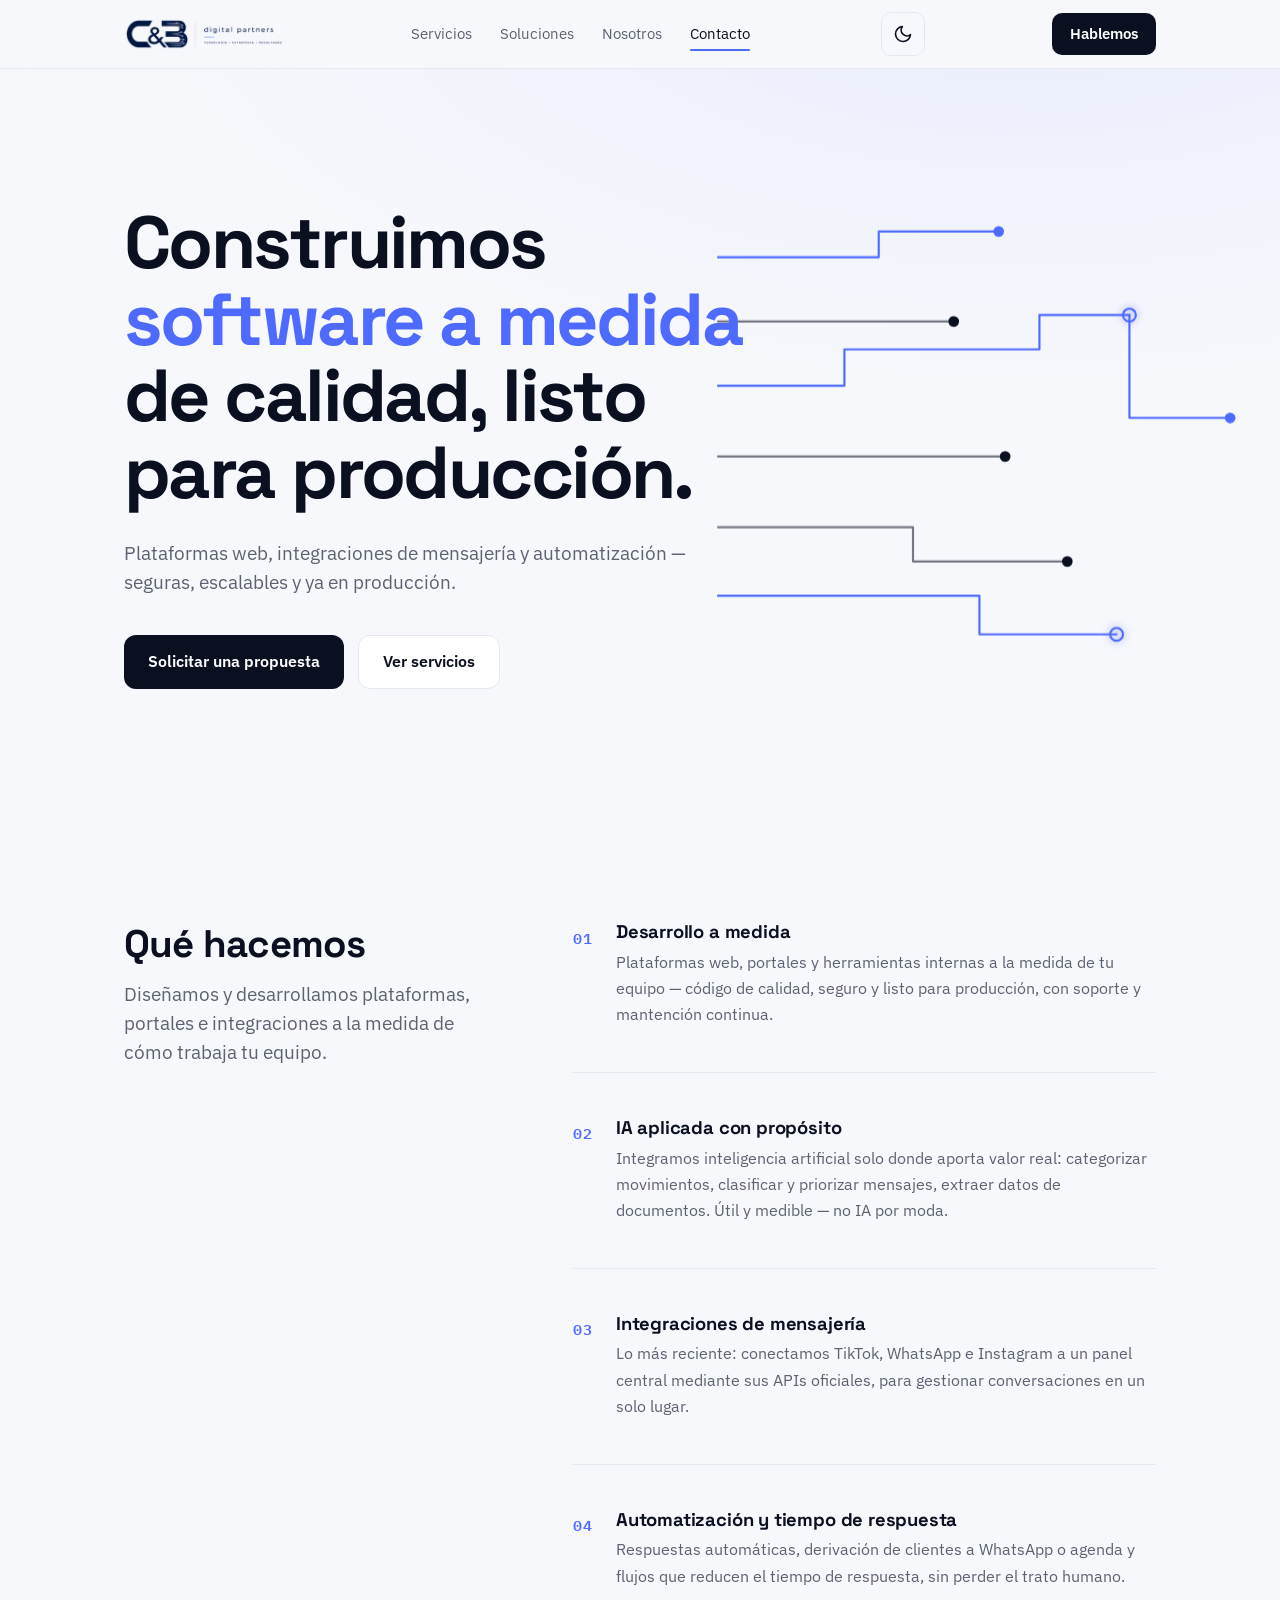
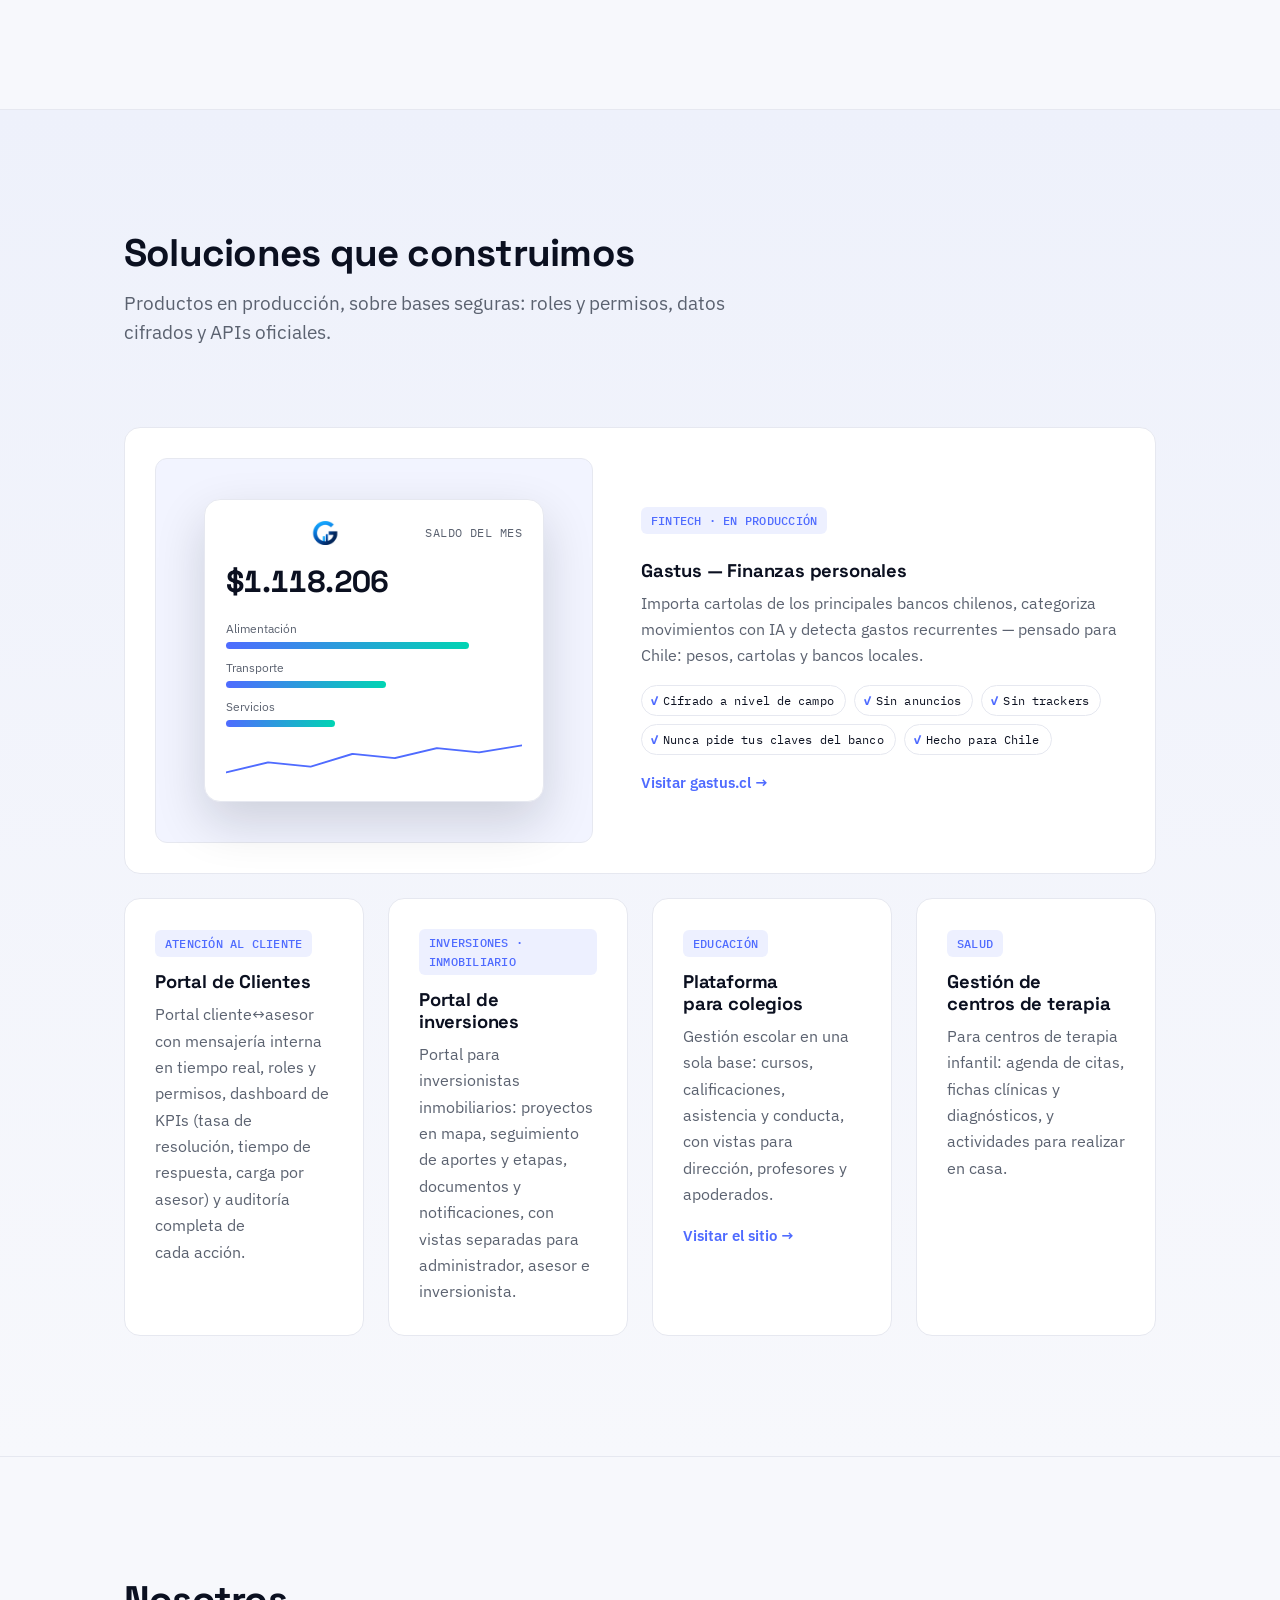
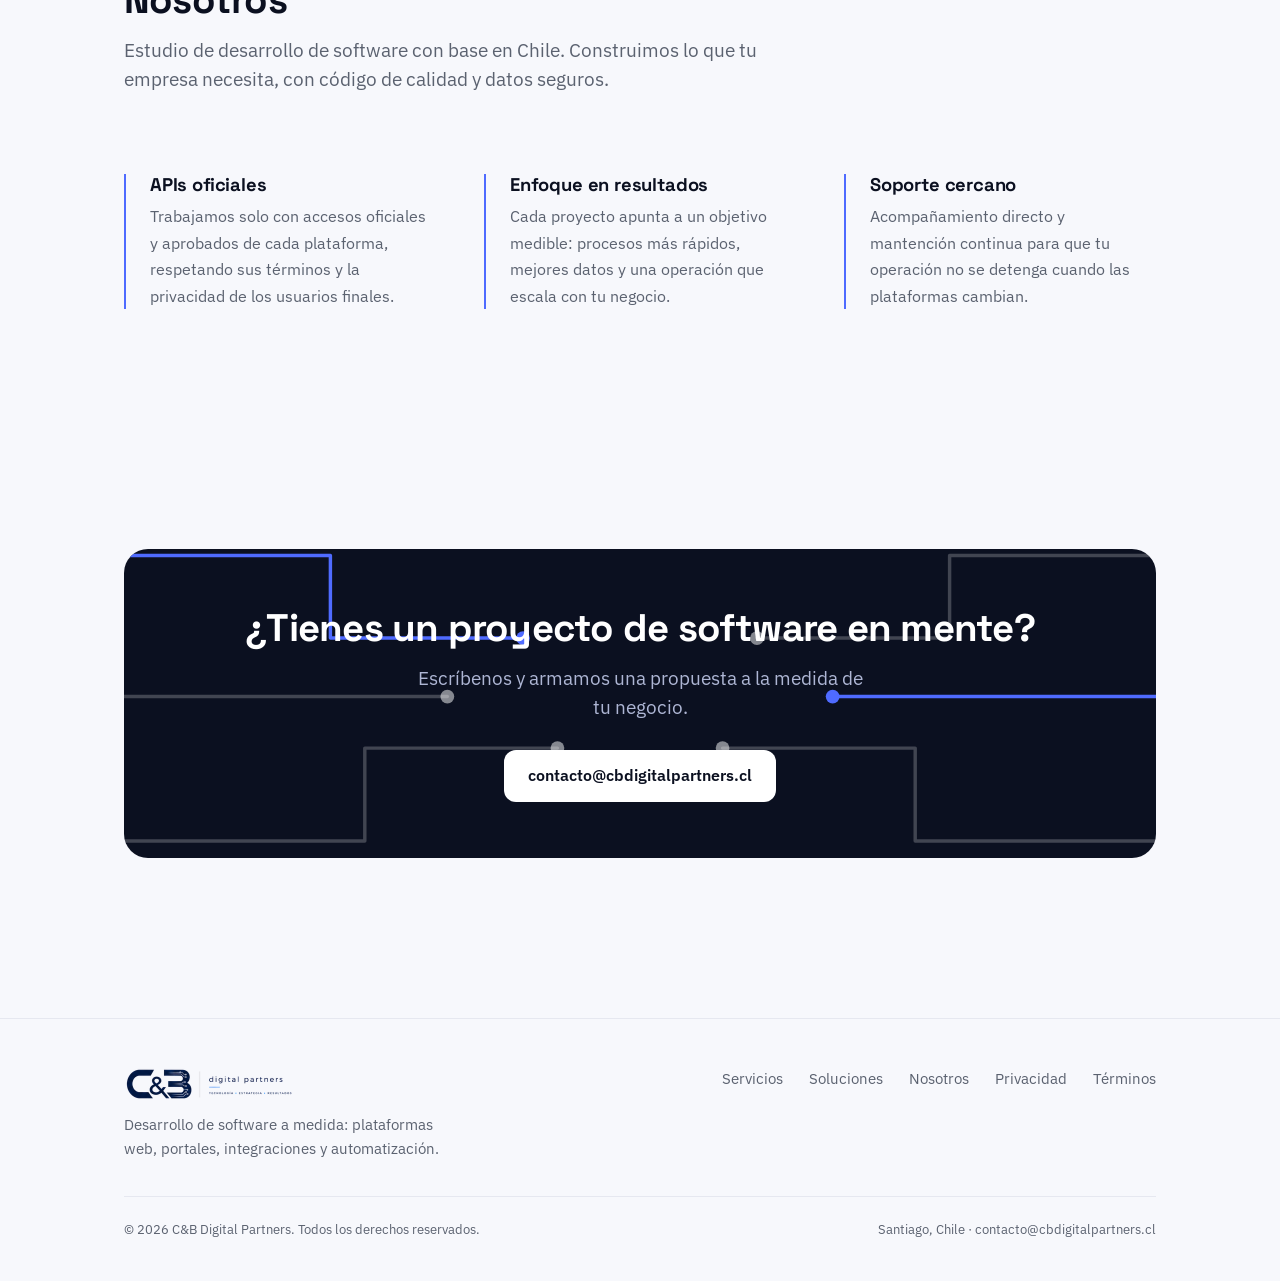
<file: index.html>
<!DOCTYPE html>
<html lang="es">
<head>
  <meta charset="UTF-8" />
  <meta name="viewport" content="width=device-width, initial-scale=1.0" />
  <meta name="theme-color" media="(prefers-color-scheme: light)" content="#f7f8fc" />
  <meta name="theme-color" media="(prefers-color-scheme: dark)" content="#0a0e1a" />
  <title>C&amp;B Digital Partners — Desarrollo de software a medida</title>
  <meta name="description" content="Estudio de desarrollo de software en Chile. Construimos plataformas web, portales, software financiero e integraciones a medida — de calidad, seguras y listas para producción." />
  <meta property="og:type" content="website" />
  <meta property="og:url" content="https://www.cbdigitalpartners.cl/" />
  <meta property="og:title" content="C&amp;B Digital Partners — Desarrollo de software a medida" />
  <meta property="og:description" content="Estudio de desarrollo en Chile. Plataformas web, portales, software financiero e integraciones a medida — de calidad, seguras y listas para producción." />
  <meta name="twitter:card" content="summary_large_image" />
  <meta name="twitter:title" content="C&amp;B Digital Partners — Desarrollo de software a medida" />
  <meta name="twitter:description" content="Plataformas web, portales, software financiero e integraciones a medida — de calidad, seguras y listas para producción." />
  <link rel="icon" href="assets/favicon.ico" sizes="any" />
  <meta property="og:image" content="https://www.cbdigitalpartners.cl/assets/og-banner.png" />
  <meta property="og:image:width" content="1200" />
  <meta property="og:image:height" content="630" />
  <meta name="twitter:image" content="https://www.cbdigitalpartners.cl/assets/og-banner.png" />
  <link rel="preconnect" href="https://fonts.googleapis.com" />
  <link rel="preconnect" href="https://fonts.gstatic.com" crossorigin />
  <link href="https://fonts.googleapis.com/css2?family=IBM+Plex+Mono:wght@500;600&family=IBM+Plex+Sans:wght@400;600&family=Space+Grotesk:wght@700&display=swap" rel="stylesheet" />
  <script>(function(){try{var t=localStorage.getItem('cb-theme');if(t==='dark')document.documentElement.classList.add('theme-dark');else if(t==='light')document.documentElement.classList.add('theme-light');}catch(e){}})();</script>
  <link rel="stylesheet" href="styles.css" />
</head>
<body>
  <a href="#main" class="skip-link">Saltar al contenido</a>
  <div class="scroll-progress" aria-hidden="true"></div>
  <header>
    <div class="wrap nav">
      <a href="index.html" class="brand" aria-label="C&amp;B Digital Partners">
        <img src="assets/logo-clean.png" alt="C&amp;B Digital Partners" width="160" height="32" />
      </a>
      <nav class="nav-links" aria-label="Navegación principal">
        <a href="#servicios">Servicios</a>
        <a href="#soluciones">Soluciones</a>
        <a href="#nosotros">Nosotros</a>
        <a href="#contacto">Contacto</a>
      </nav>
      <button type="button" class="theme-toggle" aria-label="Cambiar tema claro u oscuro" title="Cambiar tema">
        <svg class="icon-moon" viewBox="0 0 24 24" fill="none" stroke="currentColor" stroke-width="2" stroke-linecap="round" stroke-linejoin="round" aria-hidden="true"><path d="M21 12.8A9 9 0 1 1 11.2 3a7 7 0 0 0 9.8 9.8z"/></svg>
        <svg class="icon-sun" viewBox="0 0 24 24" fill="none" stroke="currentColor" stroke-width="2" stroke-linecap="round" stroke-linejoin="round" aria-hidden="true"><circle cx="12" cy="12" r="4"/><path d="M12 2v2M12 20v2M4.9 4.9l1.4 1.4M17.7 17.7l1.4 1.4M2 12h2M20 12h2M4.9 19.1l1.4-1.4M17.7 6.3l1.4-1.4"/></svg>
      </button>
      <a href="#contacto" class="nav-cta">Hablemos</a>
    </div>
  </header>

  <main id="main">
    <section class="hero">
      <div class="hero-deco" aria-hidden="true">
        <svg viewBox="0 0 560 460" fill="none" xmlns="http://www.w3.org/2000/svg">
          <g class="traces" stroke-width="2" stroke-linecap="round" stroke-linejoin="round">
            <path d="M0 64 H150 V40 H262" stroke="var(--accent)" />
            <path d="M0 124 H220" stroke="var(--ink)" opacity="0.55" />
            <path d="M0 184 H118 V150 H300 V118 H384" stroke="var(--accent)" />
            <path d="M0 250 H268" stroke="var(--ink)" opacity="0.55" />
            <path d="M384 118 V214 H478" stroke="var(--accent)" />
            <path d="M0 316 H182 V348 H326" stroke="var(--ink)" opacity="0.55" />
            <path d="M0 380 H244 V416 H372" stroke="var(--accent)" />
          </g>
          <g class="nodes">
            <circle cx="262" cy="40" r="5" fill="var(--accent)" />
            <circle cx="220" cy="124" r="5" fill="var(--ink)" />
            <circle cx="384" cy="118" r="6" fill="none" stroke="var(--accent)" stroke-width="2" />
            <circle cx="268" cy="250" r="5" fill="var(--ink)" />
            <circle cx="478" cy="214" r="5" fill="var(--accent)" />
            <circle cx="326" cy="348" r="5" fill="var(--ink)" />
            <circle cx="372" cy="416" r="6" fill="none" stroke="var(--accent)" stroke-width="2" />
          </g>
          <g class="pulses">
            <circle class="pulse" r="3.5" fill="var(--accent)" style="offset-path: path('M0 64 H150 V40 H262')" />
            <circle class="pulse" r="3.5" fill="var(--accent)" style="offset-path: path('M0 184 H118 V150 H300 V118 H384')" />
            <circle class="pulse" r="3.5" fill="var(--accent)" style="offset-path: path('M384 118 V214 H478')" />
            <circle class="pulse" r="3.5" fill="var(--accent)" style="offset-path: path('M0 250 H268')" />
            <circle class="pulse" r="3.5" fill="var(--accent)" style="offset-path: path('M0 380 H244 V416 H372')" />
          </g>
        </svg>
      </div>
      <div class="wrap hero-content">
        <h1>Construimos <span>software a medida</span> de calidad, listo para producción.</h1>
        <p class="lead">Plataformas web, integraciones de mensajería y automatización — seguras, escalables y ya en producción.</p>
        <div class="hero-actions">
          <a href="#contacto" class="btn btn-primary">Solicitar una propuesta</a>
          <a href="#servicios" class="btn btn-ghost">Ver servicios</a>
        </div>
      </div>
    </section>

    <section class="block" id="servicios">
      <div class="wrap split">
        <div class="split-head">
          <h2>Qué hacemos</h2>
          <p>Diseñamos y desarrollamos plataformas, portales e integraciones a la medida de cómo trabaja tu equipo.</p>
        </div>
        <ol class="features">
          <li class="feature">
            <span class="feature-num">01</span>
            <div class="feature-body">
              <h3>Desarrollo a medida</h3>
              <p>Plataformas web, portales y herramientas internas a la medida de tu equipo — código de calidad, seguro y listo para producción, con soporte y mantención continua.</p>
            </div>
          </li>
          <li class="feature">
            <span class="feature-num">02</span>
            <div class="feature-body">
              <h3>IA aplicada con propósito</h3>
              <p>Integramos inteligencia artificial solo donde aporta valor real: categorizar movimientos, clasificar y priorizar mensajes, extraer datos de documentos. Útil y medible — no IA por moda.</p>
            </div>
          </li>
          <li class="feature">
            <span class="feature-num">03</span>
            <div class="feature-body">
              <h3>Integraciones de mensajería</h3>
              <p>Lo más reciente: conectamos TikTok, WhatsApp e Instagram a un panel central mediante sus APIs oficiales, para gestionar conversaciones en un solo lugar.</p>
            </div>
          </li>
          <li class="feature">
            <span class="feature-num">04</span>
            <div class="feature-body">
              <h3>Automatización y tiempo de respuesta</h3>
              <p>Respuestas automáticas, derivación de clientes a WhatsApp o agenda y flujos que reducen el tiempo de respuesta, sin perder el trato humano.</p>
            </div>
          </li>
        </ol>
      </div>
    </section>

    <section class="block alt" id="soluciones">
      <div class="wrap">
        <div class="section-head">
          <h2>Soluciones que construimos</h2>
          <p>Productos en producción, sobre bases seguras: roles y permisos, datos cifrados y APIs oficiales.</p>
        </div>
        <div class="solutions">
          <article class="card sol-feature">
            <div class="sol-feature-media">
              <div class="gastus-mock" aria-hidden="true">
                <div class="gm-head">
                  <picture>
                    <source srcset="assets/gastus-logo.webp" type="image/webp" />
                    <img src="assets/gastus-logo.png" alt="" class="gm-logo" width="560" height="476" loading="lazy" decoding="async" />
                  </picture>
                  <span class="gm-chip">Saldo del mes</span>
                </div>
                <div class="gm-balance" data-value="1247500">$1.247.500</div>
                <ul class="gm-bars">
                  <li class="gm-bar"><span>Alimentación</span><i style="--w: 82%"></i></li>
                  <li class="gm-bar"><span>Transporte</span><i style="--w: 54%"></i></li>
                  <li class="gm-bar"><span>Servicios</span><i style="--w: 37%"></i></li>
                </ul>
                <svg class="gm-spark" viewBox="0 0 260 56" fill="none" preserveAspectRatio="none" aria-hidden="true">
                  <path d="M0 44 L37 30 L74 36 L111 18 L148 24 L185 10 L222 16 L260 6" stroke="var(--accent)" stroke-width="2.5" stroke-linecap="round" stroke-linejoin="round" />
                </svg>
              </div>
            </div>
            <div class="sol-feature-body">
              <span class="tag">Fintech · En producción</span>
              <h3>Gastus — Finanzas personales</h3>
              <p>Importa cartolas de los principales bancos chilenos, categoriza movimientos con IA y detecta gastos recurrentes — pensado para Chile: pesos, cartolas y bancos locales.</p>
              <ul class="feat-pills">
                <li>Cifrado a nivel de campo</li>
                <li>Sin anuncios</li>
                <li>Sin trackers</li>
                <li>Nunca pide tus claves del banco</li>
                <li>Hecho para Chile</li>
              </ul>
              <a href="https://gastus.cl" target="_blank" rel="noopener noreferrer" class="card-link" aria-label="Visitar gastus.cl (abre en una pestaña nueva)">Visitar gastus.cl →</a>
            </div>
          </article>
          <div class="sol-grid">
            <article class="card">
              <span class="tag">Atención al cliente</span>
              <h3>Portal de Clientes</h3>
              <p>Portal cliente↔asesor con mensajería interna en tiempo real, roles y permisos, dashboard de KPIs (tasa de resolución, tiempo de respuesta, carga por asesor) y auditoría completa de cada acción.</p>
            </article>
            <article class="card">
              <span class="tag">Inversiones · Inmobiliario</span>
              <h3>Portal de inversiones</h3>
              <p>Portal para inversionistas inmobiliarios: proyectos en mapa, seguimiento de aportes y etapas, documentos y notificaciones, con vistas separadas para administrador, asesor e inversionista.</p>
            </article>
            <article class="card">
              <span class="tag">Educación</span>
              <h3>Plataforma para colegios</h3>
              <p>Gestión escolar en una sola base: cursos, calificaciones, asistencia y conducta, con vistas para dirección, profesores y apoderados.</p>
              <a href="https://colegia.colegiocontempora.com/" target="_blank" rel="noopener noreferrer" class="card-link" aria-label="Visitar el sitio de la plataforma escolar (abre en una pestaña nueva)">Visitar el sitio →</a>
            </article>
            <article class="card">
              <span class="tag">Salud</span>
              <h3>Gestión de centros de terapia</h3>
              <p>Para centros de terapia infantil: agenda de citas, fichas clínicas y diagnósticos, y actividades para realizar en casa.</p>
            </article>
          </div>
        </div>
      </div>
    </section>

    <section class="block" id="nosotros">
      <div class="wrap">
        <div class="section-head">
          <h2>Nosotros</h2>
          <p>Estudio de desarrollo de software con base en Chile. Construimos lo que tu empresa necesita, con código de calidad y datos seguros.</p>
        </div>
        <div class="trust">
          <div class="trust-item">
            <h3>APIs oficiales</h3>
            <p>Trabajamos solo con accesos oficiales y aprobados de cada plataforma, respetando sus términos y la privacidad de los usuarios finales.</p>
          </div>
          <div class="trust-item">
            <h3>Enfoque en resultados</h3>
            <p>Cada proyecto apunta a un objetivo medible: procesos más rápidos, mejores datos y una operación que escala con tu negocio.</p>
          </div>
          <div class="trust-item">
            <h3>Soporte cercano</h3>
            <p>Acompañamiento directo y mantención continua para que tu operación no se detenga cuando las plataformas cambian.</p>
          </div>
        </div>
      </div>
    </section>

    <section class="block" id="contacto">
      <div class="wrap">
        <div class="cta-band">
          <svg class="cta-circuit" viewBox="0 0 600 260" fill="none" preserveAspectRatio="xMidYMid slice" aria-hidden="true">
            <g stroke-width="2" stroke-linecap="round" stroke-linejoin="round">
              <path d="M0 44 H120 V92 H232" stroke="var(--accent)" />
              <path d="M0 126 H188" stroke="color-mix(in srgb, var(--band-text) 22%, transparent)" />
              <path d="M0 210 H140 V156 H252" stroke="color-mix(in srgb, var(--band-text) 22%, transparent)" />
              <path d="M600 44 H480 V92 H368" stroke="color-mix(in srgb, var(--band-text) 22%, transparent)" />
              <path d="M600 126 H412" stroke="var(--accent)" />
              <path d="M600 210 H460 V156 H348" stroke="color-mix(in srgb, var(--band-text) 22%, transparent)" />
            </g>
            <g>
              <circle cx="232" cy="92" r="4" fill="var(--accent)" />
              <circle cx="188" cy="126" r="4" fill="color-mix(in srgb, var(--band-text) 50%, transparent)" />
              <circle cx="252" cy="156" r="4" fill="color-mix(in srgb, var(--band-text) 50%, transparent)" />
              <circle cx="368" cy="92" r="4" fill="color-mix(in srgb, var(--band-text) 50%, transparent)" />
              <circle cx="412" cy="126" r="4" fill="var(--accent)" />
              <circle cx="348" cy="156" r="4" fill="color-mix(in srgb, var(--band-text) 50%, transparent)" />
            </g>
          </svg>
          <h2>¿Tienes un proyecto de software en mente?</h2>
          <p>Escríbenos y armamos una propuesta a la medida de tu negocio.</p>
          <a href="mailto:contacto@cbdigitalpartners.cl" class="btn btn-primary magnetic">contacto@cbdigitalpartners.cl</a>
        </div>
      </div>
    </section>
  </main>

  <footer>
    <div class="wrap">
      <div class="foot">
        <div>
          <a href="index.html" class="brand" aria-label="C&amp;B Digital Partners">
            <img src="assets/logo-clean.png" alt="C&amp;B Digital Partners" width="160" height="32" />
          </a>
          <p>Desarrollo de software a medida: plataformas web, portales, integraciones y automatización.</p>
        </div>
        <nav class="foot-links" aria-label="Enlaces del pie de página">
          <a href="#servicios">Servicios</a>
          <a href="#soluciones">Soluciones</a>
          <a href="#nosotros">Nosotros</a>
          <a href="privacidad.html">Privacidad</a>
          <a href="terminos.html">Términos</a>
        </nav>
      </div>
      <div class="foot-bottom">
        <span>© 2026 C&amp;B Digital Partners. Todos los derechos reservados.</span>
        <span>Santiago, Chile · <a href="mailto:contacto@cbdigitalpartners.cl">contacto@cbdigitalpartners.cl</a></span>
      </div>
    </div>
  </footer>
  <script src="scripts.js" defer></script>
</body>
</html>
</file>
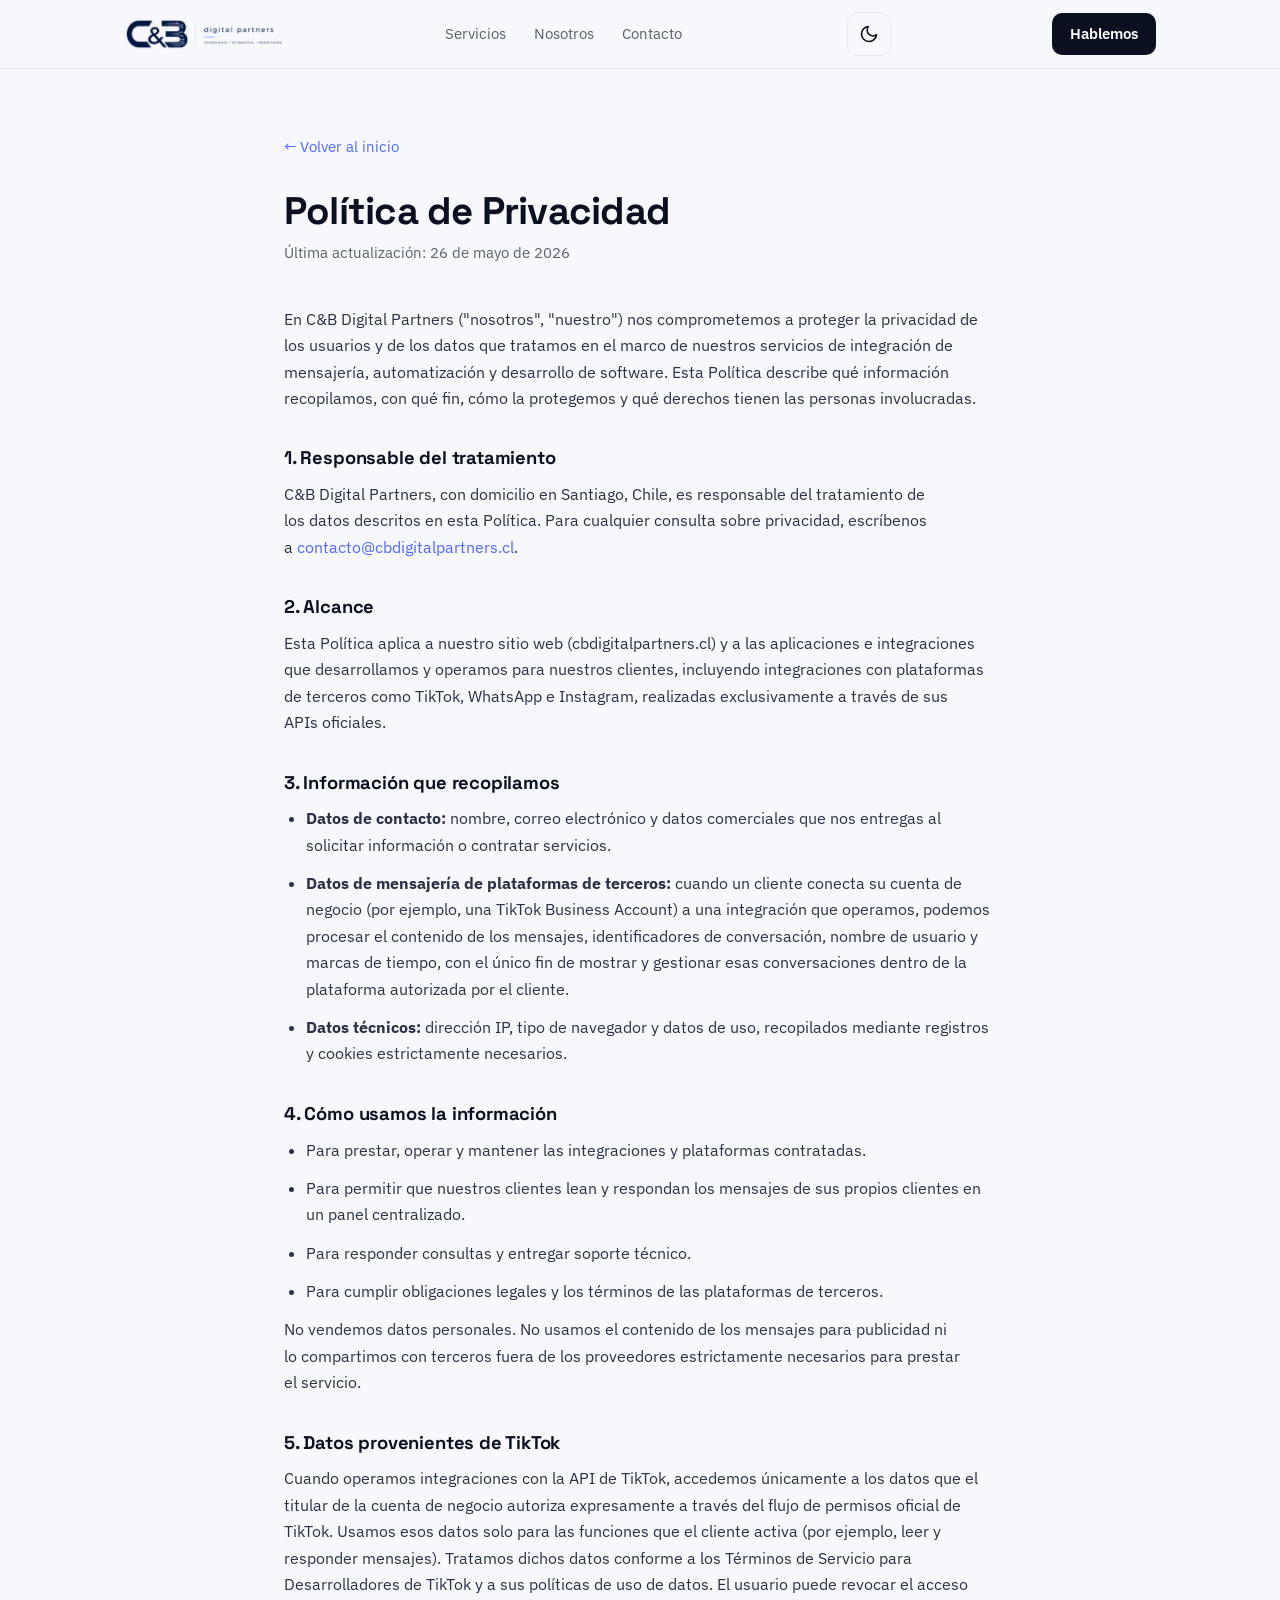
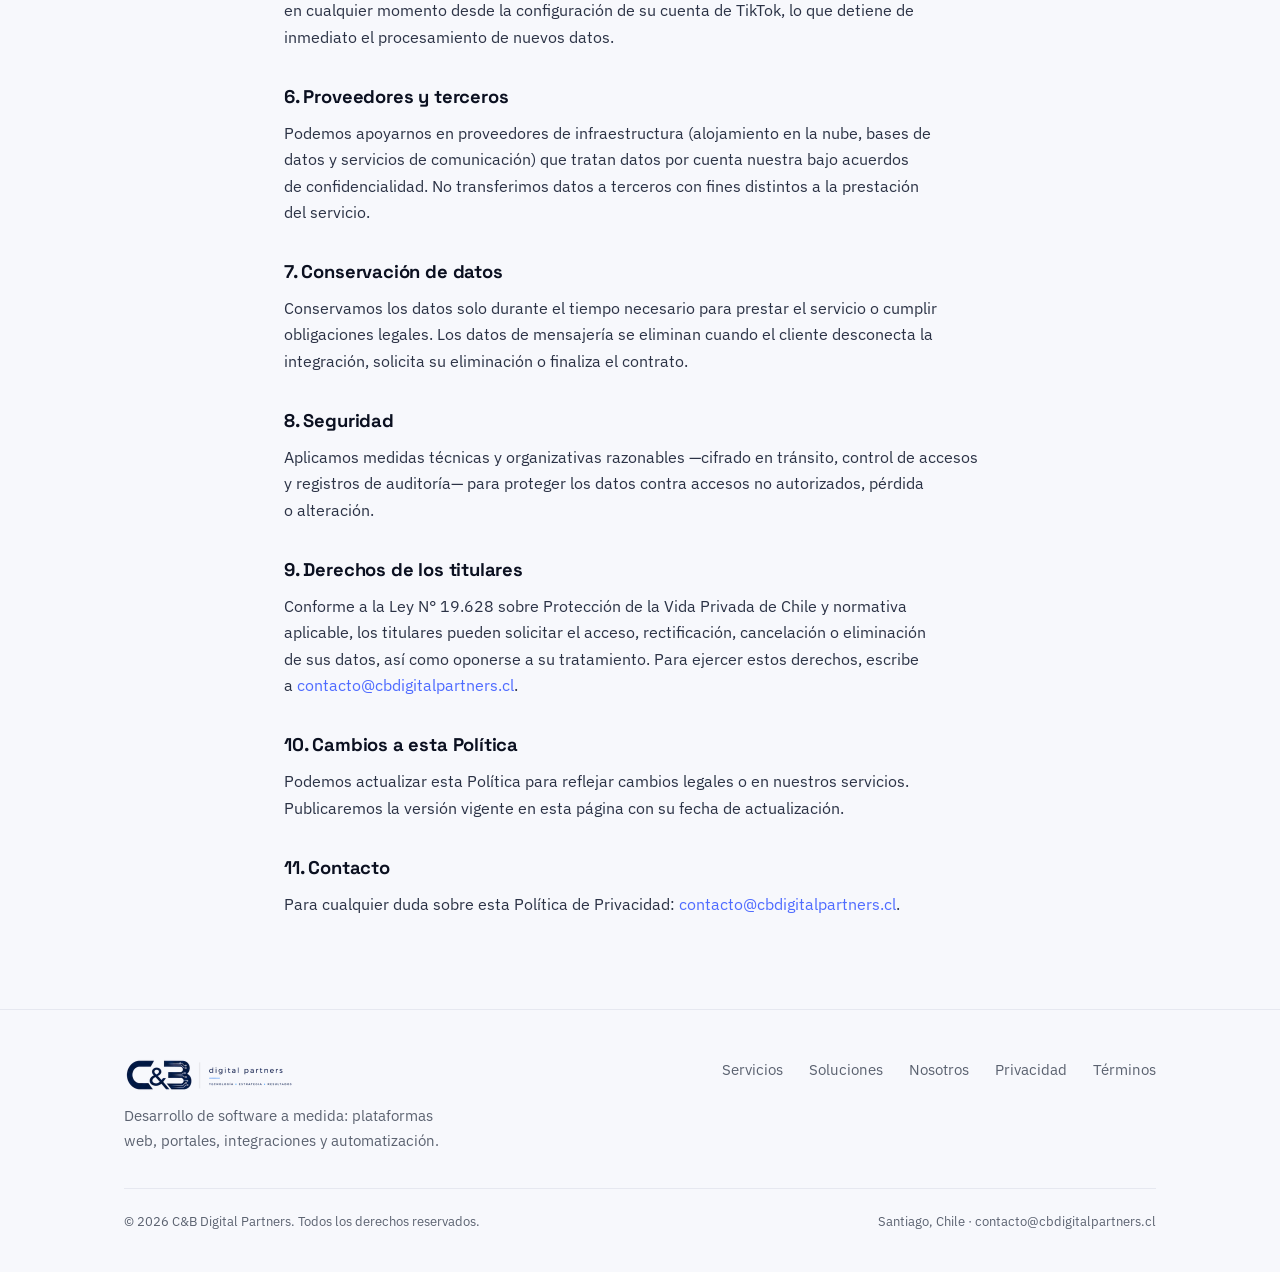
<file: privacidad.html>
<!DOCTYPE html>
<html lang="es">
<head>
  <meta charset="UTF-8" />
  <meta name="viewport" content="width=device-width, initial-scale=1.0" />
  <meta name="theme-color" media="(prefers-color-scheme: light)" content="#f7f8fc" />
  <meta name="theme-color" media="(prefers-color-scheme: dark)" content="#0a0e1a" />
  <title>Política de Privacidad — C&amp;B Digital Partners</title>
  <meta name="description" content="Política de Privacidad de C&amp;B Digital Partners: qué datos recopilamos, cómo los usamos y los derechos de los usuarios." />
  <link rel="icon" href="assets/favicon.ico" sizes="any" />
  <link rel="preconnect" href="https://fonts.googleapis.com" />
  <link rel="preconnect" href="https://fonts.gstatic.com" crossorigin />
  <link href="https://fonts.googleapis.com/css2?family=IBM+Plex+Mono:wght@500;600&family=IBM+Plex+Sans:wght@400;600&family=Space+Grotesk:wght@700&display=swap" rel="stylesheet" />
  <script>(function(){try{var t=localStorage.getItem('cb-theme');if(t==='dark')document.documentElement.classList.add('theme-dark');else if(t==='light')document.documentElement.classList.add('theme-light');}catch(e){}})();</script>
  <link rel="stylesheet" href="styles.css" />
</head>
<body>
  <a href="#main" class="skip-link">Saltar al contenido</a>
  <header>
    <div class="wrap nav">
      <a href="index.html" class="brand" aria-label="C&amp;B Digital Partners">
        <img src="assets/logo-clean.png" alt="C&amp;B Digital Partners" width="160" height="32" />
      </a>
      <nav class="nav-links" aria-label="Navegación principal">
        <a href="index.html#servicios">Servicios</a>
        <a href="index.html#nosotros">Nosotros</a>
        <a href="index.html#contacto">Contacto</a>
      </nav>
      <button type="button" class="theme-toggle" aria-label="Cambiar tema claro u oscuro" title="Cambiar tema">
        <svg class="icon-moon" viewBox="0 0 24 24" fill="none" stroke="currentColor" stroke-width="2" stroke-linecap="round" stroke-linejoin="round" aria-hidden="true"><path d="M21 12.8A9 9 0 1 1 11.2 3a7 7 0 0 0 9.8 9.8z"/></svg>
        <svg class="icon-sun" viewBox="0 0 24 24" fill="none" stroke="currentColor" stroke-width="2" stroke-linecap="round" stroke-linejoin="round" aria-hidden="true"><circle cx="12" cy="12" r="4"/><path d="M12 2v2M12 20v2M4.9 4.9l1.4 1.4M17.7 17.7l1.4 1.4M2 12h2M20 12h2M4.9 19.1l1.4-1.4M17.7 6.3l1.4-1.4"/></svg>
      </button>
      <a href="index.html#contacto" class="nav-cta">Hablemos</a>
    </div>
  </header>

  <main class="legal" id="main">
    <div class="wrap">
      <a href="index.html" class="back">← Volver al inicio</a>
      <h1>Política de Privacidad</h1>
      <p class="updated">Última actualización: 26 de mayo de 2026</p>

      <p>En C&amp;B Digital Partners ("nosotros", "nuestro") nos comprometemos a proteger la privacidad de los usuarios y de los datos que tratamos en el marco de nuestros servicios de integración de mensajería, automatización y desarrollo de software. Esta Política describe qué información recopilamos, con qué fin, cómo la protegemos y qué derechos tienen las personas involucradas.</p>

      <h2>1. Responsable del tratamiento</h2>
      <p>C&amp;B Digital Partners, con domicilio en Santiago, Chile, es responsable del tratamiento de los datos descritos en esta Política. Para cualquier consulta sobre privacidad, escríbenos a <a href="mailto:contacto@cbdigitalpartners.cl">contacto@cbdigitalpartners.cl</a>.</p>

      <h2>2. Alcance</h2>
      <p>Esta Política aplica a nuestro sitio web (cbdigitalpartners.cl) y a las aplicaciones e integraciones que desarrollamos y operamos para nuestros clientes, incluyendo integraciones con plataformas de terceros como TikTok, WhatsApp e Instagram, realizadas exclusivamente a través de sus APIs oficiales.</p>

      <h2>3. Información que recopilamos</h2>
      <ul>
        <li><strong>Datos de contacto:</strong> nombre, correo electrónico y datos comerciales que nos entregas al solicitar información o contratar servicios.</li>
        <li><strong>Datos de mensajería de plataformas de terceros:</strong> cuando un cliente conecta su cuenta de negocio (por ejemplo, una TikTok Business Account) a una integración que operamos, podemos procesar el contenido de los mensajes, identificadores de conversación, nombre de usuario y marcas de tiempo, con el único fin de mostrar y gestionar esas conversaciones dentro de la plataforma autorizada por el cliente.</li>
        <li><strong>Datos técnicos:</strong> dirección IP, tipo de navegador y datos de uso, recopilados mediante registros y cookies estrictamente necesarios.</li>
      </ul>

      <h2>4. Cómo usamos la información</h2>
      <ul>
        <li>Para prestar, operar y mantener las integraciones y plataformas contratadas.</li>
        <li>Para permitir que nuestros clientes lean y respondan los mensajes de sus propios clientes en un panel centralizado.</li>
        <li>Para responder consultas y entregar soporte técnico.</li>
        <li>Para cumplir obligaciones legales y los términos de las plataformas de terceros.</li>
      </ul>
      <p>No vendemos datos personales. No usamos el contenido de los mensajes para publicidad ni lo compartimos con terceros fuera de los proveedores estrictamente necesarios para prestar el servicio.</p>

      <h2>5. Datos provenientes de TikTok</h2>
      <p>Cuando operamos integraciones con la API de TikTok, accedemos únicamente a los datos que el titular de la cuenta de negocio autoriza expresamente a través del flujo de permisos oficial de TikTok. Usamos esos datos solo para las funciones que el cliente activa (por ejemplo, leer y responder mensajes). Tratamos dichos datos conforme a los Términos de Servicio para Desarrolladores de TikTok y a sus políticas de uso de datos. El usuario puede revocar el acceso en cualquier momento desde la configuración de su cuenta de TikTok, lo que detiene de inmediato el procesamiento de nuevos datos.</p>

      <h2>6. Proveedores y terceros</h2>
      <p>Podemos apoyarnos en proveedores de infraestructura (alojamiento en la nube, bases de datos y servicios de comunicación) que tratan datos por cuenta nuestra bajo acuerdos de confidencialidad. No transferimos datos a terceros con fines distintos a la prestación del servicio.</p>

      <h2>7. Conservación de datos</h2>
      <p>Conservamos los datos solo durante el tiempo necesario para prestar el servicio o cumplir obligaciones legales. Los datos de mensajería se eliminan cuando el cliente desconecta la integración, solicita su eliminación o finaliza el contrato.</p>

      <h2>8. Seguridad</h2>
      <p>Aplicamos medidas técnicas y organizativas razonables —cifrado en tránsito, control de accesos y registros de auditoría— para proteger los datos contra accesos no autorizados, pérdida o alteración.</p>

      <h2>9. Derechos de los titulares</h2>
      <p>Conforme a la Ley N° 19.628 sobre Protección de la Vida Privada de Chile y normativa aplicable, los titulares pueden solicitar el acceso, rectificación, cancelación o eliminación de sus datos, así como oponerse a su tratamiento. Para ejercer estos derechos, escribe a <a href="mailto:contacto@cbdigitalpartners.cl">contacto@cbdigitalpartners.cl</a>.</p>

      <h2>10. Cambios a esta Política</h2>
      <p>Podemos actualizar esta Política para reflejar cambios legales o en nuestros servicios. Publicaremos la versión vigente en esta página con su fecha de actualización.</p>

      <h2>11. Contacto</h2>
      <p>Para cualquier duda sobre esta Política de Privacidad: <a href="mailto:contacto@cbdigitalpartners.cl">contacto@cbdigitalpartners.cl</a>.</p>
    </div>
  </main>

  <footer>
    <div class="wrap">
      <div class="foot">
        <div>
          <a href="index.html" class="brand" aria-label="C&amp;B Digital Partners">
            <img src="assets/logo-clean.png" alt="C&amp;B Digital Partners" width="160" height="32" />
          </a>
          <p>Desarrollo de software a medida: plataformas web, portales, integraciones y automatización.</p>
        </div>
        <div class="foot-links">
          <a href="index.html#servicios">Servicios</a>
          <a href="index.html#soluciones">Soluciones</a>
          <a href="index.html#nosotros">Nosotros</a>
          <a href="privacidad.html">Privacidad</a>
          <a href="terminos.html">Términos</a>
        </div>
      </div>
      <div class="foot-bottom">
        <span>© 2026 C&amp;B Digital Partners. Todos los derechos reservados.</span>
        <span>Santiago, Chile · contacto@cbdigitalpartners.cl</span>
      </div>
    </div>
  </footer>
  <script src="scripts.js" defer></script>
</body>
</html>
</file>
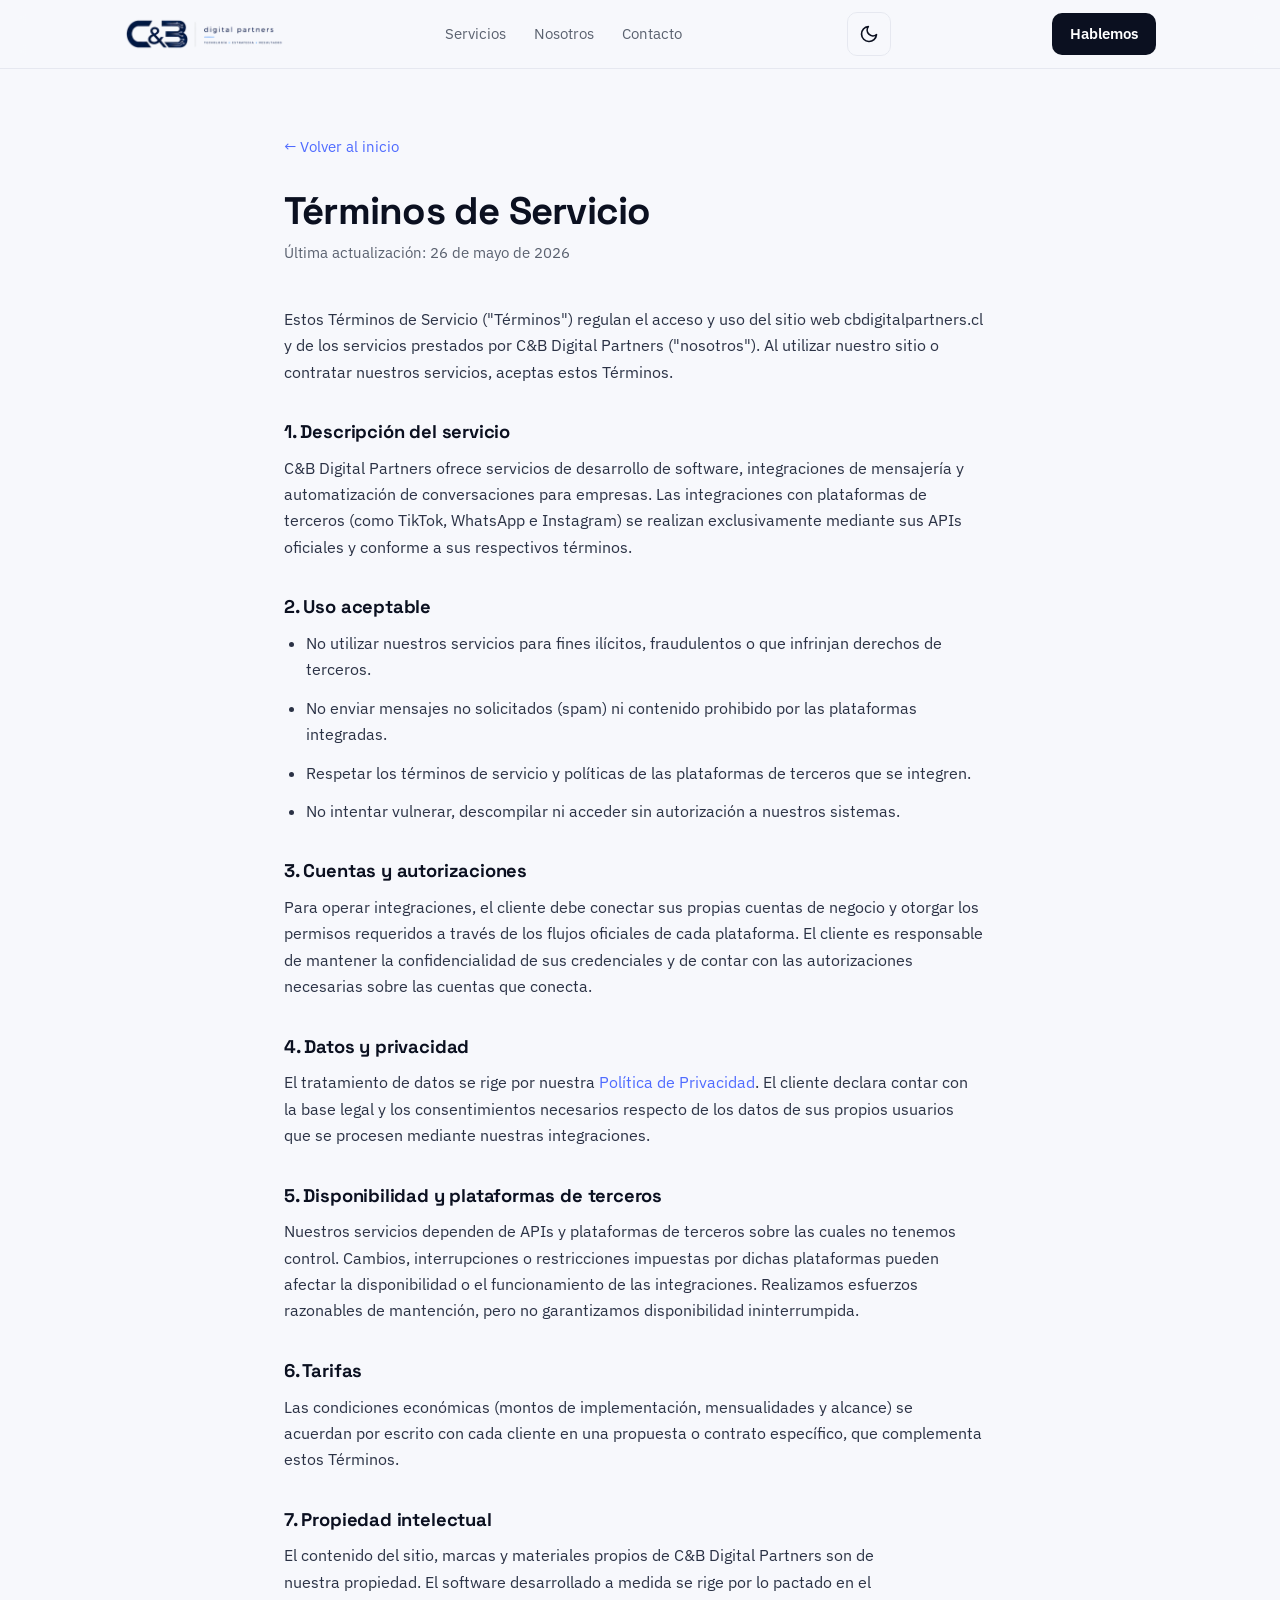
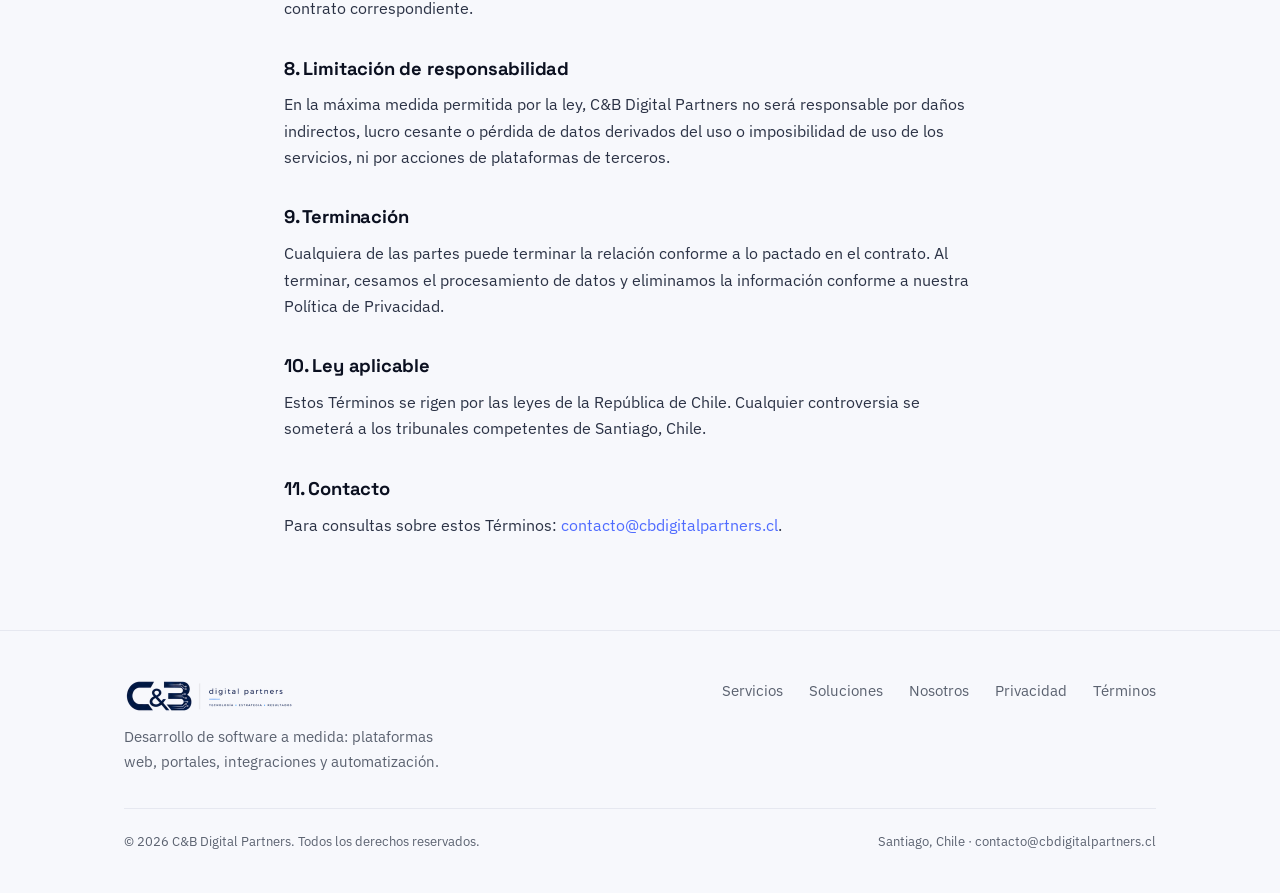
<file: terminos.html>
<!DOCTYPE html>
<html lang="es">
<head>
  <meta charset="UTF-8" />
  <meta name="viewport" content="width=device-width, initial-scale=1.0" />
  <meta name="theme-color" media="(prefers-color-scheme: light)" content="#f7f8fc" />
  <meta name="theme-color" media="(prefers-color-scheme: dark)" content="#0a0e1a" />
  <title>Términos de Servicio — C&amp;B Digital Partners</title>
  <meta name="description" content="Términos de Servicio de C&amp;B Digital Partners: condiciones de uso de nuestro sitio web y servicios." />
  <link rel="icon" href="assets/favicon.ico" sizes="any" />
  <link rel="preconnect" href="https://fonts.googleapis.com" />
  <link rel="preconnect" href="https://fonts.gstatic.com" crossorigin />
  <link href="https://fonts.googleapis.com/css2?family=IBM+Plex+Mono:wght@500;600&family=IBM+Plex+Sans:wght@400;600&family=Space+Grotesk:wght@700&display=swap" rel="stylesheet" />
  <script>(function(){try{var t=localStorage.getItem('cb-theme');if(t==='dark')document.documentElement.classList.add('theme-dark');else if(t==='light')document.documentElement.classList.add('theme-light');}catch(e){}})();</script>
  <link rel="stylesheet" href="styles.css" />
</head>
<body>
  <a href="#main" class="skip-link">Saltar al contenido</a>
  <header>
    <div class="wrap nav">
      <a href="index.html" class="brand" aria-label="C&amp;B Digital Partners">
        <img src="assets/logo-clean.png" alt="C&amp;B Digital Partners" width="160" height="32" />
      </a>
      <nav class="nav-links" aria-label="Navegación principal">
        <a href="index.html#servicios">Servicios</a>
        <a href="index.html#nosotros">Nosotros</a>
        <a href="index.html#contacto">Contacto</a>
      </nav>
      <button type="button" class="theme-toggle" aria-label="Cambiar tema claro u oscuro" title="Cambiar tema">
        <svg class="icon-moon" viewBox="0 0 24 24" fill="none" stroke="currentColor" stroke-width="2" stroke-linecap="round" stroke-linejoin="round" aria-hidden="true"><path d="M21 12.8A9 9 0 1 1 11.2 3a7 7 0 0 0 9.8 9.8z"/></svg>
        <svg class="icon-sun" viewBox="0 0 24 24" fill="none" stroke="currentColor" stroke-width="2" stroke-linecap="round" stroke-linejoin="round" aria-hidden="true"><circle cx="12" cy="12" r="4"/><path d="M12 2v2M12 20v2M4.9 4.9l1.4 1.4M17.7 17.7l1.4 1.4M2 12h2M20 12h2M4.9 19.1l1.4-1.4M17.7 6.3l1.4-1.4"/></svg>
      </button>
      <a href="index.html#contacto" class="nav-cta">Hablemos</a>
    </div>
  </header>

  <main class="legal" id="main">
    <div class="wrap">
      <a href="index.html" class="back">← Volver al inicio</a>
      <h1>Términos de Servicio</h1>
      <p class="updated">Última actualización: 26 de mayo de 2026</p>

      <p>Estos Términos de Servicio ("Términos") regulan el acceso y uso del sitio web cbdigitalpartners.cl y de los servicios prestados por C&amp;B Digital Partners ("nosotros"). Al utilizar nuestro sitio o contratar nuestros servicios, aceptas estos Términos.</p>

      <h2>1. Descripción del servicio</h2>
      <p>C&amp;B Digital Partners ofrece servicios de desarrollo de software, integraciones de mensajería y automatización de conversaciones para empresas. Las integraciones con plataformas de terceros (como TikTok, WhatsApp e Instagram) se realizan exclusivamente mediante sus APIs oficiales y conforme a sus respectivos términos.</p>

      <h2>2. Uso aceptable</h2>
      <ul>
        <li>No utilizar nuestros servicios para fines ilícitos, fraudulentos o que infrinjan derechos de terceros.</li>
        <li>No enviar mensajes no solicitados (spam) ni contenido prohibido por las plataformas integradas.</li>
        <li>Respetar los términos de servicio y políticas de las plataformas de terceros que se integren.</li>
        <li>No intentar vulnerar, descompilar ni acceder sin autorización a nuestros sistemas.</li>
      </ul>

      <h2>3. Cuentas y autorizaciones</h2>
      <p>Para operar integraciones, el cliente debe conectar sus propias cuentas de negocio y otorgar los permisos requeridos a través de los flujos oficiales de cada plataforma. El cliente es responsable de mantener la confidencialidad de sus credenciales y de contar con las autorizaciones necesarias sobre las cuentas que conecta.</p>

      <h2>4. Datos y privacidad</h2>
      <p>El tratamiento de datos se rige por nuestra <a href="privacidad.html">Política de Privacidad</a>. El cliente declara contar con la base legal y los consentimientos necesarios respecto de los datos de sus propios usuarios que se procesen mediante nuestras integraciones.</p>

      <h2>5. Disponibilidad y plataformas de terceros</h2>
      <p>Nuestros servicios dependen de APIs y plataformas de terceros sobre las cuales no tenemos control. Cambios, interrupciones o restricciones impuestas por dichas plataformas pueden afectar la disponibilidad o el funcionamiento de las integraciones. Realizamos esfuerzos razonables de mantención, pero no garantizamos disponibilidad ininterrumpida.</p>

      <h2>6. Tarifas</h2>
      <p>Las condiciones económicas (montos de implementación, mensualidades y alcance) se acuerdan por escrito con cada cliente en una propuesta o contrato específico, que complementa estos Términos.</p>

      <h2>7. Propiedad intelectual</h2>
      <p>El contenido del sitio, marcas y materiales propios de C&amp;B Digital Partners son de nuestra propiedad. El software desarrollado a medida se rige por lo pactado en el contrato correspondiente.</p>

      <h2>8. Limitación de responsabilidad</h2>
      <p>En la máxima medida permitida por la ley, C&amp;B Digital Partners no será responsable por daños indirectos, lucro cesante o pérdida de datos derivados del uso o imposibilidad de uso de los servicios, ni por acciones de plataformas de terceros.</p>

      <h2>9. Terminación</h2>
      <p>Cualquiera de las partes puede terminar la relación conforme a lo pactado en el contrato. Al terminar, cesamos el procesamiento de datos y eliminamos la información conforme a nuestra Política de Privacidad.</p>

      <h2>10. Ley aplicable</h2>
      <p>Estos Términos se rigen por las leyes de la República de Chile. Cualquier controversia se someterá a los tribunales competentes de Santiago, Chile.</p>

      <h2>11. Contacto</h2>
      <p>Para consultas sobre estos Términos: <a href="mailto:contacto@cbdigitalpartners.cl">contacto@cbdigitalpartners.cl</a>.</p>
    </div>
  </main>

  <footer>
    <div class="wrap">
      <div class="foot">
        <div>
          <a href="index.html" class="brand" aria-label="C&amp;B Digital Partners">
            <img src="assets/logo-clean.png" alt="C&amp;B Digital Partners" width="160" height="32" />
          </a>
          <p>Desarrollo de software a medida: plataformas web, portales, integraciones y automatización.</p>
        </div>
        <div class="foot-links">
          <a href="index.html#servicios">Servicios</a>
          <a href="index.html#soluciones">Soluciones</a>
          <a href="index.html#nosotros">Nosotros</a>
          <a href="privacidad.html">Privacidad</a>
          <a href="terminos.html">Términos</a>
        </div>
      </div>
      <div class="foot-bottom">
        <span>© 2026 C&amp;B Digital Partners. Todos los derechos reservados.</span>
        <span>Santiago, Chile · contacto@cbdigitalpartners.cl</span>
      </div>
    </div>
  </footer>
  <script src="scripts.js" defer></script>
</body>
</html>
</file>
<file: styles.css>
:root {
  color-scheme: light;
  --ink: #0b1020;        /* primary text */
  --ink-soft: #161d33;
  --paper: #f7f8fc;      /* page background */
  --muted: #5b6270;      /* secondary text (AA with headroom) */
  --line: #e6e8f0;       /* borders */
  --accent: #4f6bff;
  --accent-2: #00d4b3;
  --white: #ffffff;      /* card surface */
  /* Theme-aware surfaces that must NOT flip with text */
  --surface-alt: #eef1fb;        /* alt section wash */
  --invert-bg: #0b1020;          /* dark buttons / nav CTA */
  --invert-bg-hover: #161d33;
  --invert-text: #ffffff;
  --band-bg: #0b1020;            /* CTA band */
  --band-text: #ffffff;
  --band-muted: #aeb6d4;
  --legal-text: #2b3245;         /* legal body */
  --shadow: 11, 16, 32;          /* rgb for elevation shadows */
  /* Radius scale */
  --radius-xs: 6px;
  --radius-sm: 10px;
  --radius-md: 12px;
  --radius: 16px;
  --radius-lg: 24px;
  /* Motion */
  --ease-out: cubic-bezier(0.22, 1, 0.36, 1);
  --dur-1: 0.15s;
  --dur-2: 0.2s;
  --maxw: 1080px;
  /* Type */
  --font-display: "Space Grotesk", "Segoe UI", system-ui, sans-serif;
  --font-body: "IBM Plex Sans", -apple-system, "Segoe UI", Roboto, sans-serif;
  --font-mono: "IBM Plex Mono", ui-monospace, "Cascadia Code", monospace;
  /* Type scale (~1.25 modular, fluid) */
  --text-2xs:  0.72rem;                          /* micro labels (mono tags) */
  --text-xs:   0.8125rem;                        /* 13px — micro / legal meta */
  --text-sm:   0.9375rem;                        /* 15px — nav, captions */
  --text-base: 1rem;                             /* 16px — body */
  --text-md:   0.98rem;                          /* buttons */
  --text-lead: clamp(1.1rem, 1.5vw, 1.3rem);     /* intros, lead */
  --text-lg:   clamp(1.15rem, 1.4vw, 1.3rem);    /* h3 / subheading */
  --text-xl:   clamp(1.4rem, 2.4vw, 1.8rem);     /* featured h3 */
  --text-2xl:  clamp(1.7rem, 3.6vw, 2.4rem);     /* section h2 */
  --text-3xl:  clamp(1.9rem, 7vw, 4.6rem);       /* hero h1 */
  /* Line height */
  --lh-tight:   1.04;
  --lh-snug:    1.18;
  --lh-relaxed: 1.5;
  --lh-body:    1.65;
  /* Weights */
  --fw-regular: 400;
  --fw-medium: 500;
  --fw-semibold: 600;
  --fw-bold: 700;
  /* Spacing scale — fluid */
  --space-xs: 0.75rem;
  --space-sm: clamp(1rem, 2vw, 1.5rem);
  --space-md: clamp(1.75rem, 4vw, 2.75rem);
  --space-lg: clamp(3rem, 7vw, 5rem);
  --space-xl: clamp(4.5rem, 10vw, 7.5rem);
}

/* ---------- Dark theme ---------- */
/* Shared dark token values: applied automatically by system preference,
   or manually via .theme-dark on <html>. .theme-light forces light. */
.theme-dark {
  color-scheme: dark;
  --ink: #eceffa;
  --ink-soft: #c5cbe0;
  --paper: #0a0e1a;
  --muted: #99a2bd;
  --line: #232a42;
  --accent: #7488ff;
  --white: #11162b;
  --surface-alt: #0d1322;
  --invert-bg: #eceffa;
  --invert-bg-hover: #ffffff;
  --invert-text: #0a0e1a;
  --band-bg: #141b33;
  --band-text: #ffffff;
  --band-muted: #b6bdd6;
  --legal-text: #c5cbe0;
  --shadow: 0, 0, 0;
}
@media (prefers-color-scheme: dark) {
  :root:not(.theme-light) {
    color-scheme: dark;
    --ink: #eceffa;
    --ink-soft: #c5cbe0;
    --paper: #0a0e1a;
    --muted: #99a2bd;
    --line: #232a42;
    --accent: #7488ff;
    --white: #11162b;
    --surface-alt: #0d1322;
    --invert-bg: #eceffa;
    --invert-bg-hover: #ffffff;
    --invert-text: #0a0e1a;
    --band-bg: #141b33;
    --band-text: #ffffff;
    --band-muted: #b6bdd6;
    --legal-text: #c5cbe0;
    --shadow: 0, 0, 0;
  }
}
/* Logo is dark-on-transparent → render as white wordmark on dark surfaces */
.theme-dark .brand img { filter: brightness(0) invert(1); }
@media (prefers-color-scheme: dark) {
  :root:not(.theme-light) .brand img { filter: brightness(0) invert(1); }
}

* { box-sizing: border-box; margin: 0; padding: 0; }

html { scroll-behavior: smooth; }

body {
  font-family: var(--font-body);
  font-size: var(--text-base);
  color: var(--ink);
  background: var(--paper);
  line-height: var(--lh-body);
  -webkit-font-smoothing: antialiased;
  text-rendering: optimizeLegibility;
}

h1, h2, h3, .brand { font-family: var(--font-display); }
h1, h2, h3 {
  line-height: var(--lh-snug);
  font-weight: var(--fw-bold);
  text-wrap: balance;
}
p { text-wrap: pretty; }

a { color: inherit; text-decoration: none; }

/* Keyboard focus — WCAG AA visible focus */
:focus-visible {
  outline: 2px solid var(--accent);
  outline-offset: 3px;
  border-radius: 4px;
}

/* Skip link — first focusable, hidden until focused */
.skip-link {
  position: absolute; left: 12px; top: -64px; z-index: 200;
  background: var(--invert-bg); color: var(--invert-text);
  padding: 10px 16px; border-radius: var(--radius-sm);
  font-weight: var(--fw-semibold); font-size: var(--text-sm);
  transition: top var(--dur-2) var(--ease-out);
}
.skip-link:focus { top: 12px; }

.wrap { max-width: var(--maxw); margin: 0 auto; padding: 0 24px; }

/* ---------- Header ---------- */
header {
  position: sticky;
  top: 0;
  z-index: 50;
  background: color-mix(in srgb, var(--paper) 85%, transparent);
  backdrop-filter: saturate(180%) blur(12px);
  border-bottom: 1px solid var(--line);
}
.nav {
  display: flex;
  align-items: center;
  justify-content: space-between;
  height: 68px;
}
.brand {
  display: flex;
  align-items: center;
  gap: 10px;
}
.brand img { height: 32px; width: auto; display: block; }
.foot .brand img { height: 34px; }
.nav-links { display: flex; gap: 28px; font-size: var(--text-sm); color: var(--muted); }
.nav-links a:hover { color: var(--ink); }
.nav-cta {
  background: var(--invert-bg);
  color: var(--invert-text);
  padding: 9px 18px;
  border-radius: var(--radius-sm);
  font-size: var(--text-sm);
  font-weight: var(--fw-semibold);
}
.nav-cta:hover { background: var(--invert-bg-hover); }

/* Theme toggle — 44px touch target, icon swaps with resolved theme */
.theme-toggle {
  display: inline-grid; place-items: center;
  width: 44px; height: 44px; margin-left: 4px;
  border: 1px solid var(--line); border-radius: var(--radius-sm);
  background: transparent; color: var(--ink); cursor: pointer;
  transition: background var(--dur-1) var(--ease-out), border-color var(--dur-1) var(--ease-out);
}
.theme-toggle:hover { background: color-mix(in srgb, var(--ink) 6%, transparent); border-color: var(--accent); }
.theme-toggle svg { width: 20px; height: 20px; display: block; }
.theme-toggle .icon-sun { display: none; }
/* Resolved-dark → show sun (action: go light); else show moon */
.theme-dark .theme-toggle .icon-sun { display: block; }
.theme-dark .theme-toggle .icon-moon { display: none; }
@media (prefers-color-scheme: dark) {
  :root:not(.theme-light) .theme-toggle .icon-sun { display: block; }
  :root:not(.theme-light) .theme-toggle .icon-moon { display: none; }
}
@media (max-width: 720px) { .nav-links { display: none; } }

/* ---------- Hero ---------- */
.hero {
  position: relative;
  overflow: hidden;
  padding: clamp(5rem, 11vw, 8.5rem) 0 clamp(4.5rem, 9vw, 7rem);
  background: radial-gradient(900px 460px at 80% -20%, color-mix(in srgb, var(--accent) 10%, transparent), transparent);
}
.hero-content { position: relative; z-index: 1; }
.hero h1 {
  font-size: var(--text-3xl);
  line-height: var(--lh-tight);
  letter-spacing: -0.035em;
  max-width: 14ch;
  overflow-wrap: break-word;
}
.hero h1 span { color: var(--accent); }
.hero p.lead {
  margin-top: clamp(1.25rem, 2.5vw, 1.75rem);
  font-size: var(--text-lead);
  line-height: var(--lh-relaxed);
  color: var(--muted);
  max-width: 52ch;
}
.hero-actions { margin-top: clamp(2rem, 3vw, 2.5rem); display: flex; gap: 14px; flex-wrap: wrap; }
@media (max-width: 400px) {
  .hero-actions { flex-direction: column; align-items: stretch; }
  .hero-actions .btn { justify-content: center; }
}

/* Hero circuit signature */
.hero-deco {
  position: absolute; top: 50%; right: clamp(-60px, -3vw, -20px);
  --tx: 0px; --ty: 0px; --rot: 0deg;
  transform: translateY(-50%) translate3d(var(--tx), var(--ty), 0) rotate(var(--rot));
  width: min(600px, 52%);
  pointer-events: none;
  will-change: transform;
}
.hero-deco svg { width: 100%; height: auto; display: block; overflow: visible; }
@media (max-width: 880px) { .hero-deco { display: none; } }

/* Entrance choreography */
@keyframes heroDraw { to { stroke-dashoffset: 0; } }
@keyframes heroPop { from { opacity: 0; transform: scale(0.3); } to { opacity: 1; transform: scale(1); } }
@keyframes heroRise { from { opacity: 0; transform: translateY(18px); } to { opacity: 1; transform: none; } }

.hero-content > * { opacity: 0; animation: heroRise 0.7s cubic-bezier(0.22, 1, 0.36, 1) forwards; }
.hero-content > *:nth-child(1) { animation-delay: 0.05s; }
.hero-content > *:nth-child(2) { animation-delay: 0.18s; }
.hero-content > *:nth-child(3) { animation-delay: 0.30s; }

.hero-deco .traces path {
  stroke-dasharray: 1200; stroke-dashoffset: 1200;
  animation: heroDraw 1.5s cubic-bezier(0.22, 1, 0.36, 1) forwards;
}
.hero-deco .traces path:nth-child(2) { animation-delay: 0.12s; }
.hero-deco .traces path:nth-child(3) { animation-delay: 0.24s; }
.hero-deco .traces path:nth-child(4) { animation-delay: 0.36s; }
.hero-deco .traces path:nth-child(5) { animation-delay: 0.48s; }
.hero-deco .traces path:nth-child(6) { animation-delay: 0.60s; }
.hero-deco .traces path:nth-child(7) { animation-delay: 0.72s; }
.hero-deco .nodes circle {
  opacity: 0; transform-box: fill-box; transform-origin: center;
  animation: heroPop 0.5s cubic-bezier(0.22, 1, 0.36, 1) forwards;
}
.hero-deco .nodes circle:nth-child(1) { animation-delay: 0.7s; }
.hero-deco .nodes circle:nth-child(2) { animation-delay: 0.8s; }
.hero-deco .nodes circle:nth-child(3) { animation-delay: 0.9s; }
.hero-deco .nodes circle:nth-child(4) { animation-delay: 1.0s; }
.hero-deco .nodes circle:nth-child(5) { animation-delay: 1.1s; }
.hero-deco .nodes circle:nth-child(6) { animation-delay: 1.2s; }
.hero-deco .nodes circle:nth-child(7) { animation-delay: 1.3s; }

/* Living circuit — signal pulses ride the traces, live nodes glow */
.hero-deco .pulse { opacity: 0; }
@keyframes signal {
  0%   { offset-distance: 0%;   opacity: 0; }
  12%  { opacity: 1; }
  88%  { opacity: 1; }
  100% { offset-distance: 100%; opacity: 0; }
}
@keyframes nodeGlow { 0%, 100% { transform: scale(1); } 50% { transform: scale(1.28); } }

@supports (offset-path: path("M0 0")) {
  @media (prefers-reduced-motion: no-preference) {
    .hero-deco .pulse {
      filter: drop-shadow(0 0 5px color-mix(in srgb, var(--accent) 90%, transparent));
      animation: signal 3s linear infinite;
    }
    .hero-deco .pulse:nth-child(1) { animation-duration: 3.2s; animation-delay: 1.0s; }
    .hero-deco .pulse:nth-child(2) { animation-duration: 4.0s; animation-delay: 1.8s; }
    .hero-deco .pulse:nth-child(3) { animation-duration: 2.6s; animation-delay: 2.6s; }
    .hero-deco .pulse:nth-child(4) { animation-duration: 2.2s; animation-delay: 1.3s; }
    .hero-deco .pulse:nth-child(5) { animation-duration: 3.6s; animation-delay: 2.2s; }
  }
}
@media (prefers-reduced-motion: no-preference) {
  .hero-deco .nodes circle[stroke] {
    filter: drop-shadow(0 0 4px color-mix(in srgb, var(--accent) 70%, transparent));
    animation: heroPop 0.5s cubic-bezier(0.22, 1, 0.36, 1) forwards,
               nodeGlow 2.8s ease-in-out infinite;
  }
  .hero-deco .nodes circle:nth-child(3) { animation-delay: 0.9s, 1.6s; }
  .hero-deco .nodes circle:nth-child(7) { animation-delay: 1.3s, 2.0s; }
}

.btn {
  display: inline-flex; align-items: center; gap: 8px;
  padding: 13px 24px; border-radius: var(--radius-md);
  font-weight: var(--fw-semibold); font-size: var(--text-md);
  transition: transform var(--dur-1) var(--ease-out), box-shadow var(--dur-1) var(--ease-out);
}
.btn-primary { background: var(--invert-bg); color: var(--invert-text); }
.btn-primary:hover { transform: translateY(-2px); box-shadow: 0 12px 30px rgba(var(--shadow), 0.25); }
.btn-ghost { background: var(--white); color: var(--ink); border: 1px solid var(--line); }
.btn-ghost:hover { border-color: var(--accent); color: var(--accent); }

/* ---------- Sections ---------- */
section.block { padding: var(--space-xl) 0; }
.section-head { max-width: 640px; margin-bottom: var(--space-lg); }
.section-head h2 {
  font-size: var(--text-2xl);
  letter-spacing: -0.02em;
}
.section-head p { margin-top: 14px; color: var(--muted); font-size: var(--text-lead); line-height: var(--lh-relaxed); max-width: 60ch; }

/* ---------- Servicios: editorial split ---------- */
.split {
  display: grid;
  grid-template-columns: minmax(0, 0.78fr) minmax(0, 1.22fr);
  gap: clamp(2rem, 6vw, 5rem);
  align-items: start;
}
.split-head h2 { font-size: var(--text-2xl); letter-spacing: -0.02em; }
.split-head p { margin-top: 14px; color: var(--muted); font-size: var(--text-lead); line-height: var(--lh-relaxed); }
@media (min-width: 861px) { .split-head { position: sticky; top: 96px; } }
@media (max-width: 860px) { .split { grid-template-columns: 1fr; gap: var(--space-md); } }

.features { list-style: none; display: flex; flex-direction: column; }
.feature {
  display: grid;
  grid-template-columns: auto 1fr;
  gap: var(--space-sm);
  padding: var(--space-md) 0;
  border-top: 1px solid var(--line);
}
.feature:first-child { border-top: 0; padding-top: 0; }
.feature:last-child { padding-bottom: 0; }
.feature-num {
  font-family: var(--font-mono);
  font-size: var(--text-sm); font-weight: var(--fw-semibold); letter-spacing: 0.02em;
  color: var(--accent); font-variant-numeric: tabular-nums;
  padding-top: 0.35rem;
}
.feature h3 { font-size: var(--text-lg); letter-spacing: -0.01em; margin-bottom: 6px; }
.feature p { color: var(--muted); font-size: var(--text-base); max-width: 56ch; }

/* ---------- Soluciones: featured + supporting ---------- */
.solutions { display: flex; flex-direction: column; gap: var(--space-sm); }
.sol-feature {
  display: grid;
  grid-template-columns: minmax(0, 0.95fr) minmax(0, 1.05fr);
  gap: clamp(1.5rem, 4vw, 3rem);
  align-items: center;
  padding: clamp(1.5rem, 4vw, 2.75rem);
}
.sol-feature-media {
  background: color-mix(in srgb, var(--accent) 7%, transparent);
  border: 1px solid var(--line);
  border-radius: var(--radius-md);
  aspect-ratio: 16 / 10;
  display: grid; place-items: center;
  padding: clamp(1.25rem, 3.5vw, 2.5rem);
  perspective: 900px;
}
/* Gastus product mock */
.gastus-mock {
  --rx: 0deg; --ry: 0deg;
  width: 100%; max-width: 340px;
  background: var(--white);
  border: 1px solid var(--line);
  border-radius: var(--radius);
  box-shadow: 0 20px 50px rgba(var(--shadow), 0.16);
  padding: clamp(0.9rem, 2.2vw, 1.3rem);
  display: flex; flex-direction: column; gap: 0.75rem;
  transform: rotateX(var(--rx)) rotateY(var(--ry));
  transform-style: preserve-3d;
  transition: transform 0.25s var(--ease-out);
}
.gm-head { display: flex; align-items: center; justify-content: space-between; gap: 8px; }
.gm-head picture { display: contents; }
.gm-logo { height: 24px; width: auto; }
.gm-chip {
  font-family: var(--font-mono); font-size: var(--text-2xs);
  text-transform: uppercase; letter-spacing: 0.04em; color: var(--muted);
}
.gm-balance {
  font-family: var(--font-display); font-weight: var(--fw-bold);
  font-size: clamp(1.4rem, 3vw, 1.9rem); letter-spacing: -0.02em;
  color: var(--ink); font-variant-numeric: tabular-nums;
}
.gm-bars { list-style: none; display: flex; flex-direction: column; gap: 0.55rem; }
.gm-bar { display: flex; flex-direction: column; gap: 4px; }
.gm-bar span { font-size: var(--text-2xs); color: var(--muted); }
.gm-bar i {
  display: block; height: 7px; border-radius: 999px; width: var(--w);
  background: linear-gradient(90deg, var(--accent), var(--accent-2));
}
.gm-spark { width: 100%; height: 40px; margin-top: 2px; display: block; }
.gm-spark path { stroke-dasharray: 320; stroke-dashoffset: 0; }

/* Reveal-gated mock animations (full/static by default → no-JS & reduced-motion safe) */
.reveal-on .sol-feature .gm-bar i { width: 0; transition: width 0.9s var(--ease-out); }
.reveal-on .sol-feature.is-visible .gm-bar i { width: var(--w); }
.reveal-on .sol-feature .gm-bar:nth-child(2) i { transition-delay: 0.08s; }
.reveal-on .sol-feature .gm-bar:nth-child(3) i { transition-delay: 0.16s; }
.reveal-on .sol-feature .gm-spark path {
  stroke-dashoffset: 320; transition: stroke-dashoffset 1.1s var(--ease-out) 0.2s;
}
.reveal-on .sol-feature.is-visible .gm-spark path { stroke-dashoffset: 0; }
.sol-feature-body h3 { font-size: var(--text-xl); letter-spacing: -0.02em; margin: 12px 0 10px; }
.sol-feature-body p { color: var(--muted); font-size: var(--text-base); }
.feat-pills {
  list-style: none; display: flex; flex-wrap: wrap; gap: 8px; margin-top: 16px;
}
.feat-pills li {
  font-family: var(--font-mono); font-size: var(--text-2xs); letter-spacing: 0.01em;
  color: var(--ink);
  border: 1px solid var(--line); border-radius: 999px;
  padding: 5px 11px 5px 9px;
  display: inline-flex; align-items: center; gap: 5px;
}
.feat-pills li::before {
  content: "✓"; color: var(--accent); font-weight: var(--fw-bold);
}
@media (max-width: 720px) { .sol-feature { grid-template-columns: 1fr; } }

.sol-grid { display: grid; grid-template-columns: repeat(auto-fit, minmax(230px, 1fr)); gap: var(--space-sm); }
@media (max-width: 520px) { .sol-grid { grid-template-columns: 1fr; } }

/* ---------- Nosotros: trust columns ---------- */
.trust { display: grid; grid-template-columns: repeat(3, 1fr); gap: clamp(1.5rem, 4vw, 3rem); }
.trust-item { padding-left: var(--space-sm); border-left: 2px solid var(--accent); }
.trust-item h3 { font-size: var(--text-lg); letter-spacing: -0.01em; margin-bottom: 8px; }
.trust-item p { color: var(--muted); font-size: var(--text-base); }
@media (max-width: 860px) {
  .trust { grid-template-columns: 1fr; }
  .trust-item { border-left: 0; border-top: 2px solid var(--accent); padding-left: 0; padding-top: var(--space-sm); }
}

/* Alternate section background */
section.block.alt {
  background: linear-gradient(180deg, var(--surface-alt) 0%, var(--paper) 100%);
  border-top: 1px solid var(--line);
  border-bottom: 1px solid var(--line);
}

/* Solution card tag pill */
.card .tag {
  display: inline-block;
  font-family: var(--font-mono);
  font-size: var(--text-2xs); font-weight: var(--fw-medium); letter-spacing: 0.02em;
  text-transform: uppercase;
  color: var(--accent);
  background: color-mix(in srgb, var(--accent) 10%, transparent);
  padding: 4px 10px; border-radius: var(--radius-xs);
  margin-bottom: 14px;
}

.card {
  background: var(--white);
  border: 1px solid var(--line);
  border-radius: var(--radius);
  padding: 30px;
  transition: transform var(--dur-2) var(--ease-out), box-shadow var(--dur-2) var(--ease-out), border-color var(--dur-2) var(--ease-out);
}
.card:hover { transform: translateY(-4px); box-shadow: 0 18px 40px rgba(var(--shadow), 0.10); border-color: transparent; }
.card h3 { font-size: var(--text-lg); letter-spacing: -0.01em; margin-bottom: 8px; }
.card p { color: var(--muted); font-size: var(--text-base); }
.card-link {
  display: inline-flex; align-items: center; gap: 6px;
  margin-top: 16px; font-weight: var(--fw-semibold); font-size: var(--text-sm);
  color: var(--accent);
  transition: gap var(--dur-1) var(--ease-out);
}
.card-link:hover { gap: 11px; }

/* ---------- CTA band ---------- */
.cta-band {
  position: relative;
  overflow: hidden;
  background: var(--band-bg);
  color: var(--band-text);
  border-radius: var(--radius-lg);
  padding: clamp(2.25rem, 6vw, 56px) clamp(1.25rem, 5vw, 48px);
  text-align: center;
}
.cta-band > *:not(.cta-circuit) { position: relative; z-index: 1; }
.cta-circuit {
  position: absolute; inset: 0; width: 100%; height: 100%;
  z-index: 0; pointer-events: none;
}
.cta-circuit path { stroke-dasharray: 800; stroke-dashoffset: 0; }
.reveal-on .cta-band .cta-circuit path {
  stroke-dashoffset: 800; transition: stroke-dashoffset 1.2s var(--ease-out);
}
.reveal-on .cta-band.is-visible .cta-circuit path { stroke-dashoffset: 0; }
.reveal-on .cta-band .cta-circuit path:nth-child(2) { transition-delay: 0.08s; }
.reveal-on .cta-band .cta-circuit path:nth-child(3) { transition-delay: 0.16s; }
.reveal-on .cta-band .cta-circuit path:nth-child(4) { transition-delay: 0.10s; }
.reveal-on .cta-band .cta-circuit path:nth-child(5) { transition-delay: 0.18s; }
.reveal-on .cta-band .cta-circuit path:nth-child(6) { transition-delay: 0.24s; }
.magnetic { transform: translate(var(--mx, 0px), var(--my, 0px)); will-change: transform; }
.cta-band h2 { font-size: var(--text-2xl); letter-spacing: -0.02em; }
.cta-band p { color: var(--band-muted); margin-top: 14px; font-size: var(--text-lead); line-height: var(--lh-relaxed); max-width: 48ch; margin-inline: auto; }
.cta-band .btn-primary { background: var(--band-text); color: var(--band-bg); margin-top: 28px; max-width: 100%; overflow-wrap: anywhere; }
.cta-band .btn-primary:hover { box-shadow: 0 12px 30px rgba(0,0,0,0.4); }

/* ---------- Footer ---------- */
footer {
  border-top: 1px solid var(--line);
  padding: 48px 0 40px;
  margin-top: 40px;
}
.foot {
  display: flex; justify-content: space-between; align-items: flex-start;
  flex-wrap: wrap; gap: 28px;
}
.foot .brand { margin-bottom: 12px; }
.foot p { color: var(--muted); font-size: var(--text-sm); max-width: 320px; }
.foot-links { display: flex; flex-wrap: wrap; gap: 14px 26px; font-size: var(--text-sm); color: var(--muted); }
.foot-links a:hover { color: var(--ink); }
.foot-bottom {
  margin-top: 34px; padding-top: 22px; border-top: 1px solid var(--line);
  font-size: var(--text-xs); color: var(--muted);
  display: flex; justify-content: space-between; flex-wrap: wrap; gap: 10px;
}
.foot-bottom span { overflow-wrap: anywhere; }
.foot-bottom a { color: inherit; }
.foot-bottom a:hover { color: var(--ink); }

/* ---------- Legal pages ---------- */
.legal { padding: 64px 0 40px; }
.legal .wrap { max-width: 760px; }
.legal h1 { font-size: var(--text-2xl); letter-spacing: -0.02em; margin-bottom: 8px; }
.legal .updated { color: var(--muted); font-size: var(--text-sm); margin-bottom: 40px; }
.legal h2 { font-size: var(--text-lg); margin: 36px 0 12px; letter-spacing: -0.01em; }
.legal p, .legal li { color: var(--legal-text); font-size: var(--text-base); margin-bottom: 12px; max-width: 70ch; }
.legal ul { padding-left: 22px; }
.legal a { color: var(--accent); }
.legal a:hover { text-decoration: underline; }
.back {
  display: inline-flex; align-items: center; gap: 6px;
  color: var(--muted); font-size: var(--text-sm); margin-bottom: 28px;
}
.back:hover { color: var(--ink); }

/* ---------- Delight: micro-interactions ---------- */
/* Tactile button press */
.btn:active { transform: translateY(1px) scale(0.992); }
.btn-primary:active { box-shadow: 0 4px 12px rgba(var(--shadow), 0.22); }

/* Nav links: underline that wipes in from the left */
.nav-links a { position: relative; }
.nav-links a::after {
  content: ""; position: absolute; left: 0; right: 0; bottom: -5px; height: 2px;
  background: var(--accent); border-radius: 2px;
  transform: scaleX(0); transform-origin: left;
  transition: transform var(--dur-2) var(--ease-out);
}
.nav-links a:hover::after { transform: scaleX(1); }

/* Card hover: accent edge instead of vanishing border */
.card:hover { border-color: color-mix(in oklab, var(--accent) 35%, var(--line)); }

/* Scroll reveal (added by scripts.js only when motion is welcome) */
.reveal-on .reveal {
  opacity: 0; transform: translateY(22px);
  transition: opacity 0.6s var(--ease-out),
              transform 0.6s var(--ease-out);
}
.reveal-on .reveal.is-visible { opacity: 1; transform: none; }
.reveal-on .feature:nth-child(2).reveal { transition-delay: 0.06s; }
.reveal-on .feature:nth-child(3).reveal { transition-delay: 0.12s; }
.reveal-on .feature:nth-child(4).reveal { transition-delay: 0.18s; }
.reveal-on .sol-grid > *:nth-child(2).reveal { transition-delay: 0.08s; }
.reveal-on .sol-grid > *:nth-child(3).reveal { transition-delay: 0.16s; }
.reveal-on .trust-item:nth-child(2).reveal { transition-delay: 0.08s; }
.reveal-on .trust-item:nth-child(3).reveal { transition-delay: 0.16s; }

/* ---------- App-grade scroll chrome ---------- */
.scroll-progress {
  position: fixed; top: 0; left: 0; right: 0; height: 3px;
  transform-origin: 0 50%; transform: scaleX(0);
  background: linear-gradient(90deg, var(--accent), var(--accent-2));
  z-index: 100;
}
@supports (animation-timeline: scroll()) {
  .scroll-progress {
    animation: scrollProgress linear both;
    animation-timeline: scroll(root block);
  }
  @keyframes scrollProgress { to { transform: scaleX(1); } }
}
/* Scrollspy active nav link (toggled by scripts.js) */
.nav-links a.is-active { color: var(--ink); }
.nav-links a.is-active::after { transform: scaleX(1); }

/* ---------- Cinematic theme switch (View Transitions) ---------- */
::view-transition-old(root),
::view-transition-new(root) {
  animation: none;            /* replace default cross-fade with the JS clip reveal */
  mix-blend-mode: normal;
}
::view-transition-old(root) { z-index: 0; }
::view-transition-new(root) { z-index: 1; }

/* ---------- Reduced motion ---------- */
@media (prefers-reduced-motion: reduce) {
  html { scroll-behavior: auto; }
  *, *::before, *::after {
    animation-duration: 0.01ms !important;
    animation-iteration-count: 1 !important;
    transition-duration: 0.01ms !important;
  }
  .card:hover, .btn-primary:hover { transform: none; }
  .reveal { opacity: 1 !important; transform: none !important; }
  .scroll-progress { display: none; }
}

/* ---------- High-contrast / forced colors ---------- */
@media (forced-colors: active) {
  .card, .sol-feature-media, .trust-item { border: 1px solid CanvasText; }
  .scroll-progress { background: Highlight; }
  :focus-visible { outline-color: Highlight; }
}

/* ---------- Print ---------- */
@media print {
  .scroll-progress, .hero-deco, .nav-links, .nav-cta, .skip-link { display: none !important; }
  header { position: static; border: none; }
  .hero { background: none; padding: 1rem 0; }
  *, *::before, *::after { animation: none !important; transition: none !important; }
  .reveal { opacity: 1 !important; transform: none !important; }
  body { color: #000; background: #fff; }
  a { color: #000; }
  .card { break-inside: avoid; box-shadow: none; }
}
</file>
